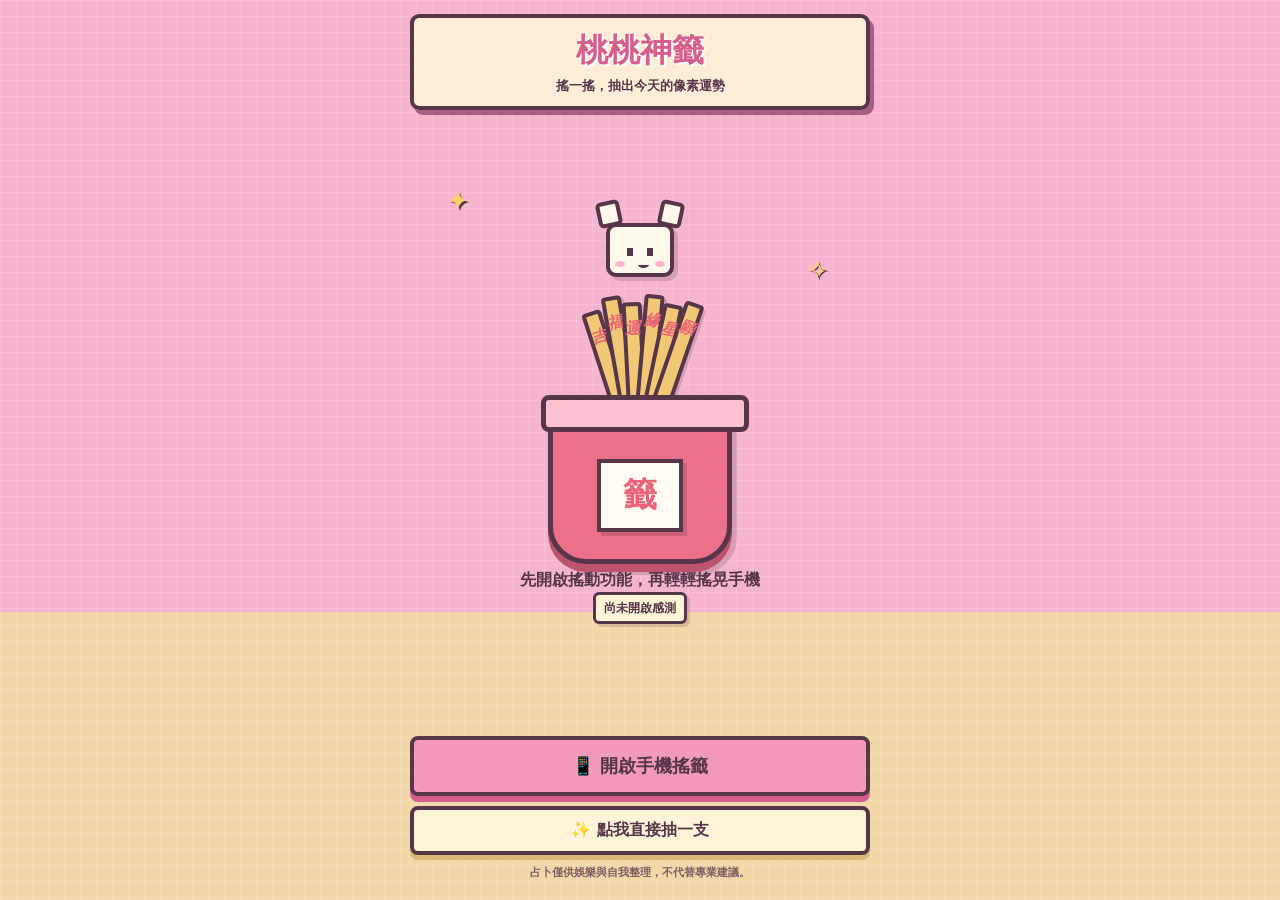
<file: fortune/index.html>
<!doctype html>
<html lang="zh-Hant">
<head>
<meta charset="utf-8">
<meta name="viewport" content="width=device-width,initial-scale=1,viewport-fit=cover">
<meta name="theme-color" content="#f6a9c8">
<title>桃桃神籤｜像素占卜</title>
<style>
:root{--ink:#57364a;--pink:#f39abc;--deep:#d65d8c;--cream:#fff4d8;--paper:#fffdf3;--gold:#ffd166;--red:#ec6378}
*{box-sizing:border-box;-webkit-tap-highlight-color:transparent}html,body{margin:0;min-height:100%;font-family:"PingFang TC","Noto Sans TC",system-ui,sans-serif;color:var(--ink)}
body{min-height:100dvh;padding:max(14px,env(safe-area-inset-top)) 14px max(20px,env(safe-area-inset-bottom));background:linear-gradient(90deg,#ffffff22 1px,transparent 1px),linear-gradient(#ffffff22 1px,transparent 1px),linear-gradient(#f7b4cf 0 68%,#f2d7a8 68%);background-size:16px 16px,16px 16px,auto}
.app{width:min(100%,460px);min-height:calc(100dvh - 34px);margin:auto;display:flex;flex-direction:column;align-items:center}.box{border:4px solid var(--ink);border-radius:9px;box-shadow:4px 5px 0 #a85e82}
header{width:100%;padding:11px;text-align:center;background:#fff3d9ed}h1{margin:0;color:var(--deep);font-size:clamp(24px,7vw,32px);text-shadow:2px 2px #fff}.sub{margin:4px 0 0;font-size:13px;font-weight:800}
.scene{flex:1;width:100%;min-height:470px;display:flex;flex-direction:column;justify-content:center;align-items:center;position:relative}.star{position:absolute;color:var(--gold);font-size:27px;text-shadow:2px 2px var(--ink);animation:float 2.5s ease-in-out infinite}.s1{top:12%;left:8%}.s2{top:23%;right:9%;animation-delay:-1s}@keyframes float{50%{transform:translateY(-8px) rotate(8deg)}}
.cat{width:92px;height:66px;position:relative;margin-bottom:5px}.head{position:absolute;left:12px;top:10px;width:68px;height:54px;background:#fff9eb;border:4px solid var(--ink);border-radius:10px;box-shadow:4px 4px #0002}.ear{position:absolute;top:-12px;width:24px;height:26px;background:#fff9eb;border:4px solid var(--ink);border-radius:5px;z-index:-1}.el{left:3px;transform:rotate(-12deg)}.er{right:3px;transform:rotate(12deg)}.eye{position:absolute;top:21px;width:6px;height:8px;background:var(--ink)}.eye.l{left:17px}.eye.r{right:17px}.mouth{position:absolute;left:28px;top:34px;width:11px;height:7px;border-bottom:3px solid var(--ink);border-radius:50%}.cheek{position:absolute;top:34px;width:10px;height:6px;background:#ffb6cd;border-radius:50%}.cheek.l{left:5px}.cheek.r{right:5px}
.potwrap{width:230px;height:280px;position:relative;display:grid;place-items:end center;transform-origin:50% 85%}.sticks{position:absolute;top:0;left:38px;width:154px;height:180px;transform-origin:50% 95%}.stick{position:absolute;left:67px;bottom:0;width:20px;height:170px;background:#f2c775;border:4px solid var(--ink);border-radius:4px;transform-origin:50% 100%;box-shadow:3px 3px #0002}.stick:after{content:attr(data-x);position:absolute;top:12px;left:50%;transform:translateX(-50%);color:var(--red);font-weight:900}.stick:nth-child(1){transform:rotate(-18deg) translateY(10px)}.stick:nth-child(2){transform:rotate(-10deg)}.stick:nth-child(3){transform:rotate(-3deg) translateY(8px)}.stick:nth-child(4){transform:rotate(5deg)}.stick:nth-child(5){transform:rotate(12deg) translateY(7px)}.stick:nth-child(6){transform:rotate(19deg)}
.pot{width:184px;height:157px;position:relative;background:#eb7089;border:5px solid var(--ink);border-radius:18px 18px 38px 38px;box-shadow:0 8px #bd536d,5px 11px #0002}.pot:before{content:"";position:absolute;left:-12px;top:-17px;width:198px;height:27px;background:#ffc2d0;border:5px solid var(--ink);border-radius:8px}.label{position:absolute;left:50%;top:47px;transform:translateX(-50%);width:86px;height:73px;display:grid;place-items:center;background:var(--paper);border:4px solid var(--ink);font-size:34px;font-weight:900;color:var(--red);box-shadow:4px 4px #0002}
.shake .pot,.shake .sticks{animation:shake .11s linear infinite}@keyframes shake{0%{transform:rotate(-4deg) translateX(-4px)}50%{transform:rotate(4deg) translateX(4px)}100%{transform:rotate(-4deg) translateX(-4px)}}
.tip{text-align:center;font-weight:900;line-height:1.5;margin:4px 0 10px;min-height:46px}.status{display:inline-block;padding:4px 8px;background:var(--cream);border:3px solid var(--ink);border-radius:6px;font-size:12px;box-shadow:3px 3px #0002}
.controls{width:100%;display:grid;gap:10px}button{font:inherit;color:var(--ink);font-weight:900;cursor:pointer}.main,.small,.again{border:4px solid var(--ink);border-radius:8px}.main{padding:14px;background:var(--pink);font-size:18px;box-shadow:0 6px var(--deep)}.small{padding:10px;background:var(--cream);box-shadow:0 5px #d7b979}.main:active,.small:active,.again:active{transform:translateY(4px);box-shadow:none}footer{font-size:11px;font-weight:700;text-align:center;padding:10px 0 0;opacity:.75}
.modal{position:fixed;inset:0;display:none;align-items:center;justify-content:center;padding:18px;background:#46283999;backdrop-filter:blur(3px);z-index:20}.modal.show{display:flex}.card{width:min(100%,400px);max-height:88dvh;overflow:auto;position:relative;padding:17px;background:var(--paper);animation:pop .25s ease-out}@keyframes pop{from{transform:scale(.84);opacity:0}}.close{position:absolute;right:8px;top:8px;width:35px;height:35px;border:3px solid var(--ink);border-radius:5px;background:white}.rank{text-align:center;font-size:31px;font-weight:900;color:var(--red);text-shadow:2px 2px #ffd4df}.no{text-align:center;font-weight:800;font-size:13px}.title{text-align:center;font-size:20px}.poem{padding:11px;background:var(--cream);border:3px dashed var(--deep);text-align:center;font-weight:900;line-height:1.8;white-space:pre-line}.msg{line-height:1.7}.grid{display:grid;grid-template-columns:1fr 1fr;gap:8px}.item{padding:9px;border:3px solid var(--ink);border-radius:6px;background:white;font-size:13px;line-height:1.45}.item b{display:block;color:var(--deep);margin-bottom:4px}.lucky{margin:11px 0;padding:9px;border:3px solid var(--ink);border-radius:6px;background:#e6f7ed;text-align:center;font-weight:900;line-height:1.6}.again{width:100%;padding:11px;background:var(--gold);box-shadow:0 5px #d1a43b}
.spark{position:fixed;z-index:30;pointer-events:none;font-size:22px;animation:burst .9s ease-out forwards}@keyframes burst{to{opacity:0;transform:translate(var(--x),var(--y)) rotate(180deg) scale(1.5)}}
@media(max-height:700px){.scene{min-height:410px}.potwrap{transform:scale(.82);margin:-25px 0}.cat{transform:scale(.85)}}
</style>
</head>
<body>
<main class="app">
<header class="box"><h1>桃桃神籤</h1><p class="sub">搖一搖，抽出今天的像素運勢</p></header>
<section class="scene"><span class="star s1">✦</span><span class="star s2">✧</span>
<div class="cat"><i class="ear el"></i><i class="ear er"></i><div class="head"><i class="eye l"></i><i class="eye r"></i><i class="mouth"></i><i class="cheek l"></i><i class="cheek r"></i></div></div>
<div class="potwrap" id="pot"><div class="sticks"><i class="stick" data-x="吉"></i><i class="stick" data-x="福"></i><i class="stick" data-x="運"></i><i class="stick" data-x="緣"></i><i class="stick" data-x="星"></i><i class="stick" data-x="願"></i></div><div class="pot"><div class="label">籤</div></div></div>
<div class="tip"><div id="tip">先開啟搖動功能，再輕輕搖晃手機</div><span class="status" id="status">尚未開啟感測</span></div></section>
<section class="controls"><button class="main" id="motion">📱 開啟手機搖籤</button><button class="small" id="draw">✨ 點我直接抽一支</button></section>
<footer>占卜僅供娛樂與自我整理，不代替專業建議。</footer></main>
<div class="modal" id="modal"><article class="card box"><button class="close" id="close">✕</button><div class="rank" id="rank"></div><div class="no" id="no"></div><h2 class="title" id="title"></h2><div class="poem" id="poem"></div><p class="msg" id="msg"></p><div class="grid"><div class="item"><b>💗 感情</b><span id="love"></span></div><div class="item"><b>💰 財運</b><span id="money"></span></div><div class="item"><b>📚 工作／學業</b><span id="work"></span></div><div class="item"><b>🌿 健康</b><span id="health"></span></div></div><div class="lucky" id="lucky"></div><button class="again" id="again">再抽一次</button></article></div>
<script>
const F=[
{r:"大吉",t:"星光正落在你的路上",p:"晨風輕動花先笑\n一念澄明萬事開",m:"最近的努力開始累積成看得見的成果。穩穩往前，比一次做完所有事情更容易遇見好機會。",l:"坦率表達會得到溫柔回應。",n:"正財穩定，小驚喜可期。",w:"適合提案、面試與開始新計畫。",h:"精神回升，記得補水與睡飽。",c:"蜜桃粉",d:"8",q:"東南方"},
{r:"大吉",t:"願望正在悄悄發芽",p:"春雨無聲潤小芽\n回頭已見滿庭花",m:"你以為沒有進展的事情，其實正在暗處慢慢成形。保持耐心，今天適合完成一件拖延已久的小事。",l:"持續的關心比華麗承諾更有效。",n:"適合儲蓄與長期規劃。",w:"練習與作品整理都有收穫。",h:"留意肩頸與眼睛疲勞。",c:"嫩芽綠",d:"3",q:"東方"},
{r:"中吉",t:"雲會散，路也會亮",p:"雲遮明月非無月\n潮退方知石上光",m:"眼前的卡關不是失敗，而是提醒你換一種方法。把問題拆小，局勢就會開始鬆動。",l:"少猜測，直接而溫和地表達感受。",n:"適合比價與整理支出。",w:"小延誤後仍能順利完成。",h:"散步或提早休息很有幫助。",c:"天空藍",d:"6",q:"西方"},
{r:"中吉",t:"慢一點，反而先抵達",p:"石階一步通高處\n莫把匆忙當遠行",m:"今天最重要的不是速度，而是方向。確認自己正在做正確的事，再穩定向前。",l:"穩定陪伴會增加安全感。",n:"大型消費隔一天再決定。",w:"適合校正、除錯與修改細節。",h:"避免久坐，安排短暫活動。",c:"奶油黃",d:"4",q:"北方"},
{r:"小吉",t:"一杯溫柔就能轉運",p:"微光雖小能穿夜\n一語溫柔可解愁",m:"今天的好運藏在微小互動裡。對自己與他人多一點體諒，緊繃的事情會出現新的空間。",l:"一句真心稱讚會帶來好氣氛。",n:"避免情緒購物。",w:"有人願意幫忙，別怕詢問。",h:"飲食清淡、慢慢吃。",c:"薰衣草紫",d:"2",q:"西北方"},
{r:"末吉",t:"先整理，再出發",p:"亂線耐心終可解\n空杯洗淨好盛茶",m:"事情看起來雜亂，但並沒有失控。先整理資料、帳務或心情，清晰感會帶回掌控力。",l:"重要話題留到心情平穩時談。",n:"暫緩非必要消費。",w:"先排除錯誤與遺漏。",h:"補充水分並讓眼睛休息。",c:"茶褐色",d:"1",q:"東北方"}
];
const $=x=>document.getElementById(x),pot=$("pot"),modal=$("modal");let busy=false,on=false,last=0,prev={x:0,y:0,z:0},audio;
function beep(){try{audio=audio||new(AudioContext||webkitAudioContext);[660,784,988].forEach((f,i)=>{let o=audio.createOscillator(),g=audio.createGain(),t=audio.currentTime+i*.08;o.type="square";o.frequency.value=f;g.gain.setValueAtTime(.0001,t);g.gain.exponentialRampToValueAtTime(.05,t+.01);g.gain.exponentialRampToValueAtTime(.0001,t+.15);o.connect(g).connect(audio.destination);o.start(t);o.stop(t+.16)})}catch(e){}}
function burst(){for(let i=0;i<16;i++){let s=document.createElement("i");s.className="spark";s.textContent=["✦","✧","♡","★"][Math.random()*4|0];s.style.left=48+Math.random()*8+"vw";s.style.top=45+Math.random()*8+"vh";s.style.setProperty("--x",(Math.random()-.5)*260+"px");s.style.setProperty("--y",(Math.random()-.7)*260+"px");document.body.append(s);setTimeout(()=>s.remove(),950)}}
function pick(){let x=Math.random(),r=x<.24?"大吉":x<.58?"中吉":x<.86?"小吉":"末吉",a=F.filter(f=>f.r===r);return a[Math.random()*a.length|0]||F[Math.random()*F.length|0]}
function show(f){$("rank").textContent=f.r;$("no").textContent="第 "+String(Math.random()*100+1|0).padStart(2,"0")+" 籤";$("title").textContent=f.t;$("poem").textContent=f.p;$("msg").textContent=f.m;$("love").textContent=f.l;$("money").textContent=f.n;$("work").textContent=f.w;$("health").textContent=f.h;$("lucky").innerHTML=`幸運色：${f.c}　｜　幸運數字：${f.d}<br>幸運方位：${f.q}`;modal.classList.add("show");document.body.style.overflow="hidden"}
function draw(){if(busy||modal.classList.contains("show"))return;busy=true;$("tip").textContent="籤筒搖動中……請默念你的問題";pot.classList.add("shake");navigator.vibrate?.([60,35,60,35,90]);setTimeout(()=>{pot.classList.remove("shake");show(pick());beep();burst();navigator.vibrate?.([100,60,140]);$("tip").textContent=on?"再搖一次，也可以重新抽籤":"點擊按鈕可以再抽一次";busy=false},1200)}
function close(){modal.classList.remove("show");document.body.style.overflow=""}
function move(e){let a=e.accelerationIncludingGravity||e.acceleration;if(!a||busy||modal.classList.contains("show"))return;let x=a.x||0,y=a.y||0,z=a.z||0,v=Math.hypot(x-prev.x,y-prev.y,z-prev.z);prev={x,y,z};let t=Date.now();if(v>15&&t-last>1400){last=t;draw()}}
async function enable(){try{if(typeof DeviceMotionEvent!=="undefined"&&typeof DeviceMotionEvent.requestPermission==="function"&&await DeviceMotionEvent.requestPermission()!=="granted")throw 0;if(!("DeviceMotionEvent"in window))throw 0;addEventListener("devicemotion",move,{passive:true});on=true;$("status").textContent="已開啟，請搖一搖 ✨";$("status").style.background="#e6f7ed";$("tip").textContent="握穩手機，輕輕上下搖動即可抽籤";$("motion").textContent="✅ 手機搖籤已開啟";$("motion").disabled=true;navigator.vibrate?.(50)}catch(e){$("status").textContent="無法開啟感測";$("tip").textContent="請使用 HTTPS 開啟，或改用點擊抽籤"}}
$("motion").onclick=enable;$("draw").onclick=draw;$("close").onclick=close;$("again").onclick=()=>{close();setTimeout(draw,160)};modal.onclick=e=>{if(e.target===modal)close()};addEventListener("keydown",e=>{if(e.key==="Escape")close()});
</script>
</body>
</html>
</file>
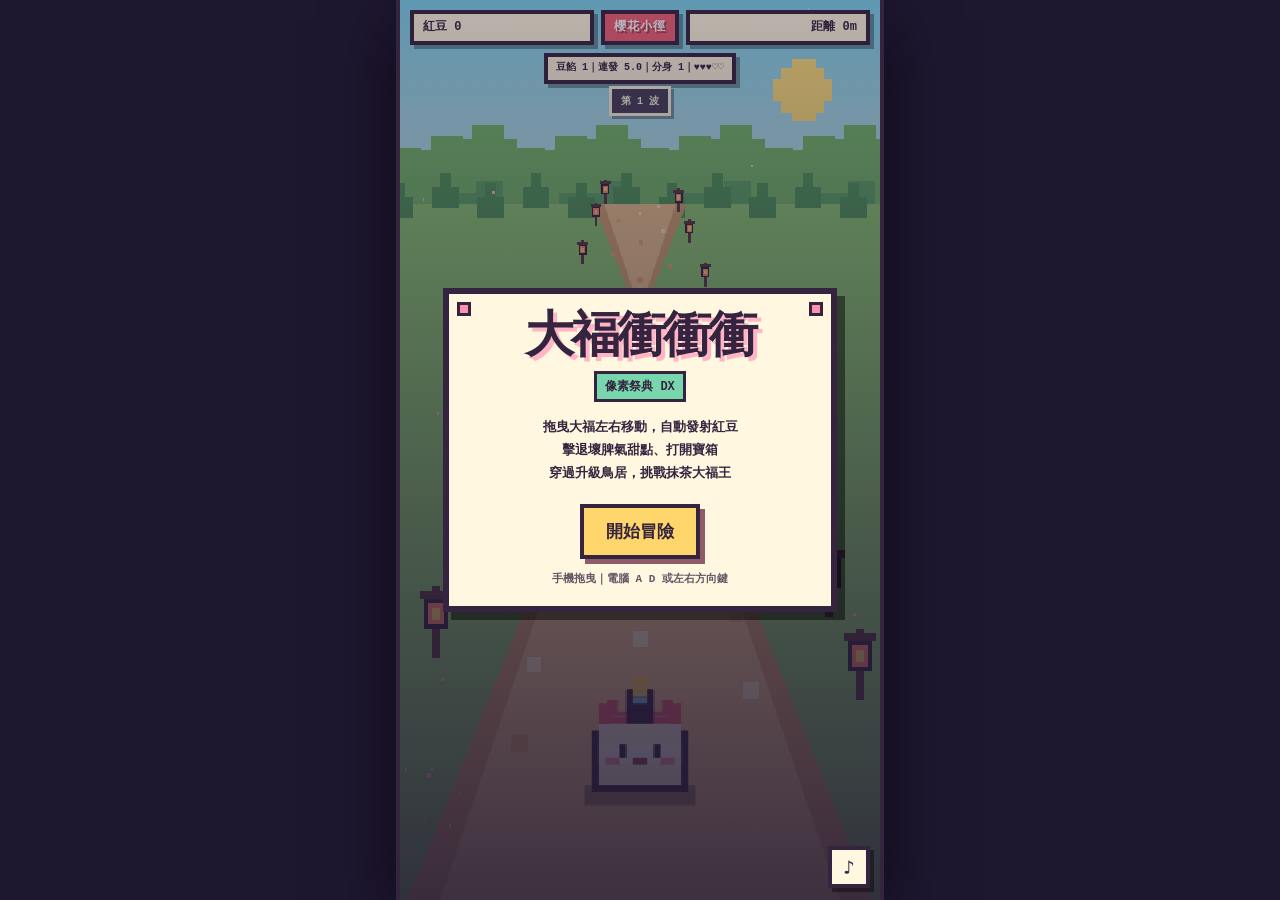
<file: runner-shooter/index.html>
<!doctype html>
<html lang="zh-Hant">
<head>
  <meta charset="utf-8">
  <meta name="viewport" content="width=device-width,initial-scale=1,maximum-scale=1,user-scalable=no,viewport-fit=cover">
  <meta name="theme-color" content="#332447">
  <title>大福衝衝衝 DX</title>
  <link rel="stylesheet" href="pixel-dx.css?v=3">
</head>
<body>
<main class="shell">
  <canvas id="game" width="360" height="640" aria-label="大福像素跑酷射擊遊戲"></canvas>

  <div class="top-hud">
    <div class="pixel-box">紅豆 <span id="coins">0</span></div>
    <div class="pixel-box stage-chip" id="stage">櫻花小徑</div>
    <div class="pixel-box right">距離 <span id="distance">0</span>m</div>
  </div>

  <div class="status-row">
    <div class="pixel-box stats" id="stats">豆餡 1｜連發 5.0｜分身 1｜♥♥♥♡♡</div>
  </div>
  <div class="wave" id="wave">第 1 波</div>
  <button class="mute" id="muteBtn" aria-label="切換音效">♪</button>

  <section class="overlay" id="startScreen">
    <div class="panel">
      <i class="corner c1"></i><i class="corner c2"></i>
      <h1 class="logo">大福衝衝衝</h1>
      <div class="edition">像素祭典 DX</div>
      <p class="subtitle">
        拖曳大福左右移動，自動發射紅豆<br>
        擊退壞脾氣甜點、打開寶箱<br>
        穿過升級鳥居，挑戰抹茶大福王
      </p>
      <button class="pixel-btn" id="startBtn">開始冒險</button>
      <div class="tiny">手機拖曳｜電腦 A D 或左右方向鍵</div>
    </div>
  </section>

  <section class="overlay hide" id="gameOverScreen">
    <div class="panel">
      <i class="corner c1"></i><i class="corner c2"></i>
      <h2 class="logo small" id="resultTitle">大福扁掉了</h2>
      <div class="score-grid">
        <div class="score-card">距離<b id="finalDistance">0</b></div>
        <div class="score-card">紅豆<b id="finalCoins">0</b></div>
        <div class="score-card wide">最高連擊<b id="finalCombo">0</b></div>
      </div>
      <button class="pixel-btn" id="restartBtn">再蒸一顆</button>
    </div>
  </section>
</main>
<script src="pixel-dx.js?v=3"></script>
</body>
</html>
</file>
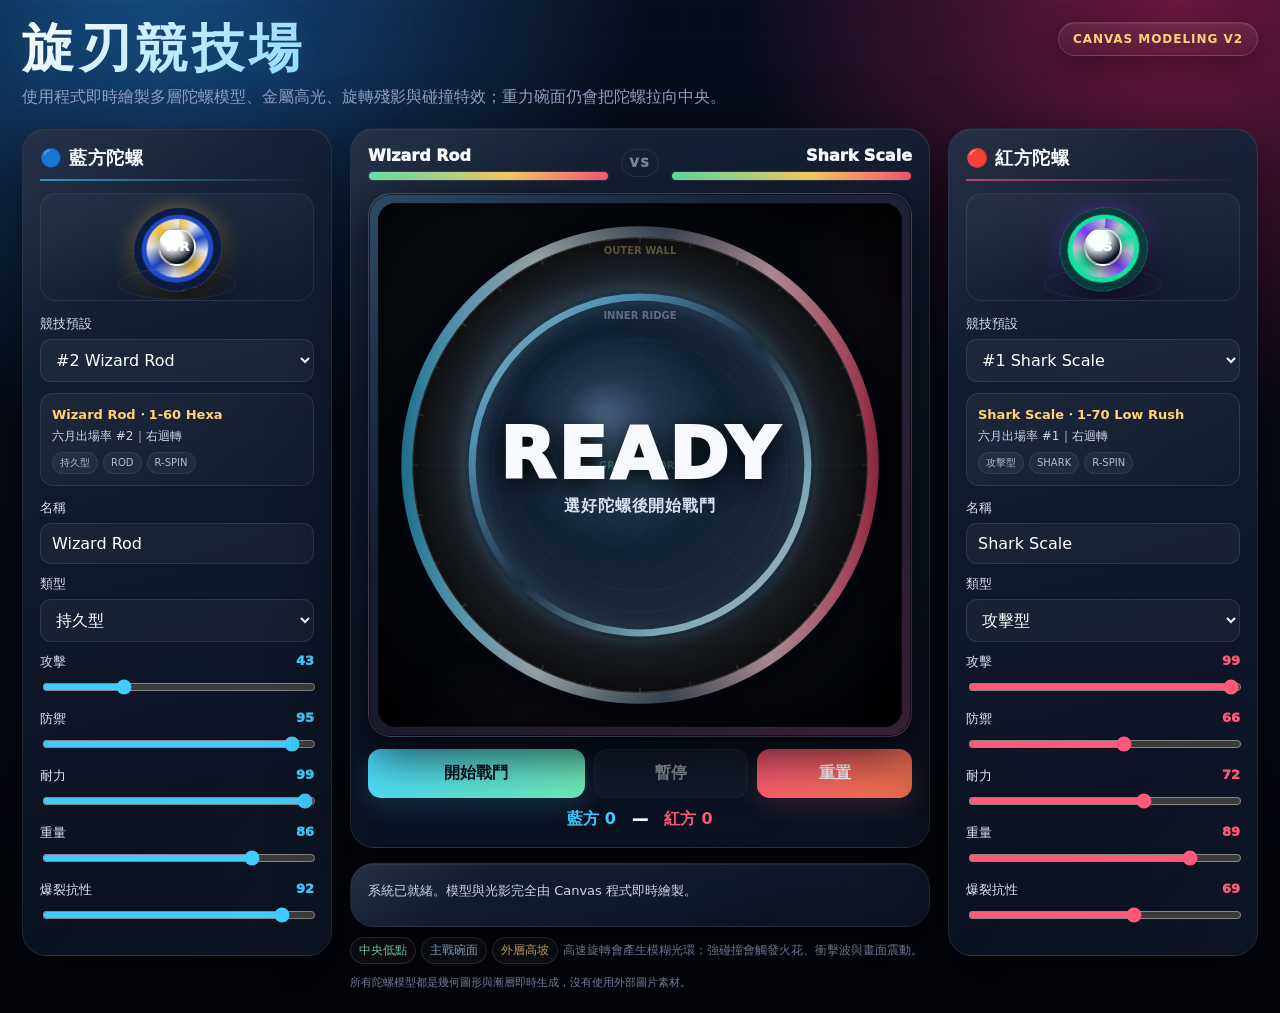
<file: battle-top-simulator/snapshot-index.html>
﻿<!doctype html>
<html lang="zh-Hant">
<head>
<meta charset="utf-8">
<meta name="viewport" content="width=device-width,initial-scale=1,viewport-fit=cover">
<title>旋刃競技場｜Beyblade X 對戰模擬器</title>
<meta name="description" content="選擇陀螺、調整發射策略，在高擬真的重力碗面中展開即時旋刃對決。">
<meta name="theme-color" content="#050711">
<meta property="og:type" content="website">
<meta property="og:title" content="旋刃競技場｜Beyblade X 對戰模擬器">
<meta property="og:description" content="多層陀螺模型、即時碰撞與華麗旋轉特效，一鍵發射你的戰鬥陀螺。">
<meta property="og:image" content="https://xieyaozhong.github.io/LITTLE-GAME_spinwheel/battle-top-simulator/og-dual-v5.png">
<meta name="twitter:card" content="summary_large_image">
<meta name="twitter:title" content="旋刃競技場｜Beyblade X 對戰模擬器">
<meta name="twitter:description" content="選擇陀螺，發射，決勝。">
<meta name="twitter:image" content="https://xieyaozhong.github.io/LITTLE-GAME_spinwheel/battle-top-simulator/og-dual-v5.png">
<style>
:root{--bg:#040711;--panel:#0d1527;--line:#2b3958;--text:#f7f9ff;--muted:#94a3c4;--blue:#41ccff;--red:#ff5879;--green:#79f0bd;--gold:#ffd277}*{box-sizing:border-box}body{margin:0;min-height:100vh;color:var(--text);font-family:Inter,ui-sans-serif,system-ui,-apple-system,"Noto Sans TC",sans-serif;background:radial-gradient(circle at 12% -5%,#164d85 0,transparent 32%),radial-gradient(circle at 92% 0,#6c173e 0,transparent 28%),linear-gradient(180deg,#080d1c 0,#03050b 100%);overflow-x:hidden}body:before{content:"";position:fixed;inset:0;pointer-events:none;background-image:linear-gradient(#ffffff05 1px,transparent 1px),linear-gradient(90deg,#ffffff05 1px,transparent 1px);background-size:34px 34px;mask-image:linear-gradient(to bottom,#0008,transparent 75%)}button,input,select{font:inherit}.app{position:relative;max-width:1420px;margin:auto;padding:22px}header{display:flex;justify-content:space-between;align-items:flex-start;gap:18px;margin-bottom:18px}h1{margin:0;font-size:clamp(30px,5vw,52px);letter-spacing:.09em;line-height:1;background:linear-gradient(120deg,#fff,#8fdcff 45%,#ffd4df);-webkit-background-clip:text;color:transparent;text-shadow:0 12px 45px #48bfff20}.sub{color:var(--muted);margin:10px 0 0;line-height:1.6;max-width:780px}.meta-badge{flex:0 0 auto;border:1px solid #ffffff22;border-radius:999px;padding:9px 14px;color:var(--gold);background:linear-gradient(180deg,#ffffff12,#ffffff05);box-shadow:inset 0 1px #ffffff18,0 8px 28px #0005;font-size:12px;font-weight:900;letter-spacing:.08em}.grid{display:grid;grid-template-columns:310px minmax(430px,1fr) 310px;gap:18px;align-items:start}.card{position:relative;background:linear-gradient(165deg,#18243beF,#09101fee);border:1px solid #ffffff16;border-radius:24px;box-shadow:0 24px 70px #0009,inset 0 1px #ffffff10;padding:17px;overflow:hidden}.card:before{content:"";position:absolute;inset:0;pointer-events:none;border-radius:inherit;background:linear-gradient(135deg,#ffffff10,transparent 22%,transparent 72%,#ffffff05)}.side{position:sticky;top:14px}.side h2{position:relative;margin:0 0 12px;font-size:18px;letter-spacing:.03em}.side h2:after{content:"";display:block;height:2px;margin-top:9px;background:linear-gradient(90deg,var(--accent),transparent);opacity:.65}.model-preview{position:relative;height:108px;margin:8px 0 14px;border:1px solid #ffffff14;border-radius:16px;background:radial-gradient(circle at 50% 54%,#ffffff08,transparent 52%),linear-gradient(180deg,#ffffff08,#0000);display:grid;place-items:center;overflow:hidden}.model-preview:before{content:"";position:absolute;width:88px;height:88px;border-radius:50%;background:conic-gradient(from 20deg,var(--p1),var(--metal) 9%,var(--p2) 18%,var(--metal) 27%,var(--p1) 38%,var(--metal) 50%,var(--p2) 62%,var(--metal) 74%,var(--p1) 86%,var(--metal));box-shadow:0 15px 25px #000a,0 0 25px color-mix(in srgb,var(--p1),transparent 55%),inset 0 0 0 8px #07101fcc,inset 0 0 0 13px var(--p2);transform:rotate(-16deg) perspective(250px) rotateX(20deg)}.model-preview:after{content:attr(data-mark);position:relative;z-index:2;width:34px;height:34px;border-radius:50%;display:grid;place-items:center;background:radial-gradient(circle at 35% 25%,#fff,var(--accent) 30%,#0a1020 72%);border:2px solid #ffffffaa;color:#fff;font-weight:1000;font-size:13px;box-shadow:0 4px 12px #0008}.preview-orbit{position:absolute;width:118px;height:32px;border:1px solid #ffffff12;border-radius:50%;transform:translateY(37px)}.row{position:relative;margin:11px 0}.row label{display:flex;justify-content:space-between;gap:10px;font-size:13px;color:#dce3f2;margin-bottom:6px}.row input[type=text],select{width:100%;padding:10px 11px;border-radius:11px;border:1px solid #ffffff18;background:#ffffff0b;color:white;outline:none;transition:.2s}.row input[type=text]:focus,select:focus{border-color:color-mix(in srgb,var(--accent),white 15%);box-shadow:0 0 0 3px color-mix(in srgb,var(--accent),transparent 82%)}.row option{background:#111a2c}.row input[type=range]{width:100%;accent-color:var(--accent)}.v{color:var(--accent);font-weight:1000}.combo-box{border:1px solid #ffffff18;border-radius:13px;padding:11px;margin:9px 0 13px;background:linear-gradient(135deg,#ffffff0d,#ffffff05);color:#cdd7ec;font-size:12px;line-height:1.55}.combo-box strong{display:block;color:var(--gold);font-size:13px;margin-bottom:2px}.combo-tags{display:flex;gap:5px;flex-wrap:wrap;margin-top:7px}.combo-tags span{padding:2px 7px;border-radius:999px;background:#ffffff0b;border:1px solid #ffffff12;color:#aebbd4;font-size:10px}.hud{display:grid;grid-template-columns:1fr auto 1fr;align-items:center;gap:12px;margin-bottom:12px;font-weight:1000}.hud>div:last-child{text-align:right}.versus{font-size:12px;letter-spacing:.12em;color:#ffffff77;border:1px solid #ffffff18;padding:6px 8px;border-radius:999px}.bar{height:10px;background:#ffffff0d;border-radius:99px;overflow:hidden;margin-top:6px;border:1px solid #ffffff0e}.fill{height:100%;width:100%;background:linear-gradient(90deg,#5ce3a6,#ffd166 58%,#ff5b74);box-shadow:0 0 15px #5ce3a655;transition:width .18s linear}.arena-shell{position:relative;padding:9px;border-radius:23px;background:linear-gradient(135deg,#66d8ff30,#ffffff06 35%,#ff5c8730);border:1px solid #ffffff1a;box-shadow:inset 0 0 0 1px #0008,0 18px 50px #000b}.arena{position:relative;aspect-ratio:1;border-radius:18px;overflow:hidden;background:#04070d}.arena canvas{display:block;width:100%;height:100%}.arena:after{content:"";position:absolute;inset:0;pointer-events:none;border-radius:18px;box-shadow:inset 0 0 70px #000b,inset 0 0 0 1px #ffffff0c}.over{position:absolute;inset:0;display:grid;place-items:center;text-align:center;pointer-events:none;background:radial-gradient(circle,#0002,#0007)}.over.hide{display:none}.big{font-size:clamp(34px,7vw,72px);font-weight:1000;letter-spacing:.04em;text-shadow:0 5px 25px #000}.small{color:#d9e1f0;font-weight:800;letter-spacing:.05em}.btns{display:grid;grid-template-columns:1.4fr 1fr 1fr;gap:9px;margin-top:12px}button{border:0;border-radius:13px;padding:13px;font-weight:1000;cursor:pointer;transition:transform .15s,filter .15s,box-shadow .15s}button:hover:not(:disabled){transform:translateY(-1px);filter:brightness(1.08)}button:active:not(:disabled){transform:translateY(1px)}.start{background:linear-gradient(135deg,#48d7ff,#70efb6);color:#061019;box-shadow:0 10px 25px #48d7ff25}.pause{background:#ffffff10;color:white;border:1px solid #ffffff12}.reset{background:linear-gradient(135deg,#ff5879,#ef7147);color:white;box-shadow:0 10px 25px #ff587922}button:disabled{opacity:.42;cursor:not-allowed}.score{text-align:center;margin-top:11px;font-weight:1000}.score b:first-child{color:var(--blue)}.score b:last-child{color:var(--red)}.log{margin-top:15px;min-height:64px;color:#cbd4e8;font-size:13px;line-height:1.55}.legend{margin-top:10px;color:var(--muted);font-size:12px;line-height:1.65}.chip{display:inline-block;padding:3px 8px;margin:0 5px 3px 0;border-radius:999px;border:1px solid #ffffff24;background:#ffffff0c}.gravity{color:#8fffc6}.inner{color:#a9d8ff}.outer{color:#ffd28b}.note{color:#7f8ba8;font-size:11px;margin-top:8px;line-height:1.45}@media(max-width:1020px){.grid{grid-template-columns:1fr 1fr}.center{grid-column:1/-1;grid-row:1}.side{position:static}}@media(max-width:660px){.app{padding:10px}header{display:block}.meta-badge{display:inline-block;margin-top:11px}.grid{grid-template-columns:1fr}.center{grid-column:auto}.btns{grid-template-columns:1fr 1fr}.start{grid-column:1/-1}.model-preview{height:92px}}
</style>
</head>
<body>
<main class="app">
<header><div><h1>旋刃競技場</h1><p class="sub">使用程式即時繪製多層陀螺模型、金屬高光、旋轉殘影與碰撞特效；重力碗面仍會把陀螺拉向中央。</p></div><div class="meta-badge">CANVAS MODELING V2</div></header>
<section class="grid">
<aside class="card side" style="--accent:var(--blue)"><h2>🔵 藍方陀螺</h2><div id="p1"></div></aside>
<section class="center"><div class="card"><div class="hud"><div><span id="n1">Wizard Rod</span><div class="bar"><div id="e1" class="fill"></div></div></div><span class="versus">VS</span><div><span id="n2">Shark Scale</span><div class="bar"><div id="e2" class="fill"></div></div></div></div><div class="arena-shell"><div class="arena"><canvas id="cv"></canvas><div id="over" class="over"><div><div class="big">READY</div><div class="small">選好陀螺後開始戰鬥</div></div></div></div></div><div class="btns"><button id="start" class="start">開始戰鬥</button><button id="pause" class="pause" disabled>暫停</button><button id="reset" class="reset">重置</button></div><div class="score"><b>藍方 <span id="s1">0</span></b>　—　<b>紅方 <span id="s2">0</span></b></div></div><div id="log" class="card log">系統已就緒。模型與光影完全由 Canvas 程式即時繪製。</div><div class="legend"><span class="chip gravity">中央低點</span><span class="chip inner">主戰碗面</span><span class="chip outer">外層高坡</span>高速旋轉會產生模糊光環；強碰撞會觸發火花、衝擊波與畫面震動。</div><div class="note">所有陀螺模型都是幾何圖形與漸層即時生成，沒有使用外部圖片素材。</div></section>
<aside class="card side" style="--accent:var(--red)"><h2>🔴 紅方陀螺</h2><div id="p2"></div></aside>
</section>
</main>
<script>
const $=s=>document.querySelector(s),cv=$('#cv'),ctx=cv.getContext('2d'),over=$('#over'),log=$('#log');let W=700,H=700,outerR=290,innerR=215,dpr=1,running=false,paused=false,last=0,time=0,tops=[],particles=[],waves=[],score=[0,0],lastZoneLog=0,shake=0,flash=0;
const metaPresets={custom:{label:'自訂陀螺',name:'自訂陀螺',combo:'自由調整能力',rank:'—',type:'balance',a:70,d:68,s:72,w:68,b:66,spin:'R',shape:'balanced',primary:'#36c9ff',secondary:'#143f8f',accent:'#f3fbff',metal:'#d6e6f5'},shark:{label:'#1 Shark Scale',name:'Shark Scale',combo:'1-70 Low Rush',rank:'六月出場率 #1',type:'attack',a:99,d:66,s:72,w:89,b:69,spin:'R',shape:'shark',primary:'#7d3cff',secondary:'#16e2a1',accent:'#f2fffb',metal:'#b9c4cf'},wizard:{label:'#2 Wizard Rod',name:'Wizard Rod',combo:'1-60 Hexa',rank:'六月出場率 #2',type:'stamina',a:43,d:95,s:99,w:86,b:92,spin:'R',shape:'rod',primary:'#f6c33d',secondary:'#214bc6',accent:'#ffffff',metal:'#e6edf3'},aero:{label:'#3 Aero Pegasus',name:'Aero Pegasus',combo:'1-50 Rush',rank:'六月出場率 #3',type:'attack',a:97,d:72,s:76,w:91,b:73,spin:'R',shape:'pegasus',primary:'#e93751',secondary:'#f4c84e',accent:'#fff4d2',metal:'#d9e2ea'},dran:{label:'#4 Dran Strike',name:'Dran Strike',combo:'9-60 Kick',rank:'六月出場率 #4',type:'attack',a:96,d:70,s:68,w:89,b:72,spin:'R',shape:'dran',primary:'#2789ff',secondary:'#dc304b',accent:'#eaf6ff',metal:'#d8e1eb'},cobalt:{label:'#5 Cobalt Dragoon',name:'Cobalt Dragoon',combo:'9-60 Elevate',rank:'近期賽事快速上升',type:'balance',a:82,d:90,s:93,w:92,b:85,spin:'L',shape:'dragoon',primary:'#1254d8',secondary:'#7f41ff',accent:'#dce9ff',metal:'#c8d4e3'},silver:{label:'#6 Silver Wolf',name:'Silver Wolf',combo:'9-60 Free Ball',rank:'六月出場率 #6',type:'defense',a:55,d:96,s:96,w:92,b:91,spin:'R',shape:'wolf',primary:'#bfc8d2',secondary:'#47c6d8',accent:'#ffffff',metal:'#f1f5f8'},meteor:{label:'Meteor Dragoon',name:'Meteor Dragoon',combo:'7-60 Level',rank:'近期週榜前五',type:'balance',a:79,d:91,s:94,w:93,b:86,spin:'L',shape:'meteor',primary:'#1a43a3',secondary:'#d03cff',accent:'#f3dcff',metal:'#cbd5e1'}};
const cfg={p1:{...metaPresets.wizard,preset:'wizard'},p2:{...metaPresets.shark,preset:'shark'}},typeName={attack:'攻擊型',defense:'防禦型',stamina:'持久型',balance:'平衡型'},keys=[['a','攻擊'],['d','防禦'],['s','耐力'],['w','重量'],['b','爆裂抗性']];
function initials(name){return name.split(/\s+/).map(s=>s[0]).join('').slice(0,2).toUpperCase()||'X'}
function renderPanel(id){const c=cfg[id],el=$('#'+id);el.innerHTML=`<div class="model-preview" data-mark="${initials(c.name)}" style="--p1:${c.primary};--p2:${c.secondary};--metal:${c.metal};--accent:${c.accent}"><span class="preview-orbit"></span></div><div class="row"><label>競技預設</label><select data-k="preset">${Object.entries(metaPresets).map(([key,p])=>`<option value="${key}" ${key===c.preset?'selected':''}>${p.label}</option>`).join('')}</select></div><div class="combo-box"><strong>${c.name}・${c.combo}</strong>${c.rank}｜${c.spin==='L'?'左迴轉':'右迴轉'}<div class="combo-tags"><span>${typeName[c.type]}</span><span>${c.shape.toUpperCase()}</span><span>${c.spin}-SPIN</span></div></div><div class="row"><label>名稱</label><input data-k="name" type="text" maxlength="20" value="${c.name}"></div><div class="row"><label>類型</label><select data-k="type">${Object.entries(typeName).map(([v,n])=>`<option value="${v}" ${v===c.type?'selected':''}>${n}</option>`).join('')}</select></div>${keys.map(([k,n])=>`<div class="row"><label>${n}<span class="v" id="${id}${k}">${c[k]}</span></label><input data-k="${k}" type="range" min="${k==='w'?35:20}" max="100" value="${c[k]}"></div>`).join('')}`;el.oninput=e=>{const k=e.target.dataset.k;if(!k||k==='preset')return;c[k]=(k==='name'||k==='type')?e.target.value:+e.target.value;if(k!=='name'&&k!=='type')$('#'+id+k).textContent=c[k];$('#n'+(id==='p1'?1:2)).textContent=c.name||id;if(k!=='name'){c.preset='custom';c.combo='自由調整能力';c.rank='自訂數值'}};el.onchange=e=>{if(e.target.dataset.k==='preset'){const selected=metaPresets[e.target.value];cfg[id]={...selected,preset:e.target.value};renderPanel(id);$('#n'+(id==='p1'?1:2)).textContent=cfg[id].name}}}
renderPanel('p1');renderPanel('p2');
function resize(){const q=cv.getBoundingClientRect();W=q.width;H=q.height;dpr=Math.min(devicePixelRatio||1,2);cv.width=Math.round(W*dpr);cv.height=Math.round(H*dpr);ctx.setTransform(dpr,0,0,dpr,0,0);outerR=Math.min(W,H)*.445;innerR=outerR*.72}addEventListener('resize',resize);resize();
const clamp=(v,a,b)=>Math.max(a,Math.min(b,v)),rnd=(a,b)=>Math.random()*(b-a)+a,mag=(a,b)=>Math.hypot(a,b);
function alpha(hex,a){const h=hex.replace('#',''),n=parseInt(h.length===3?h.split('').map(c=>c+c).join(''):h,16);return`rgba(${n>>16&255},${n>>8&255},${n&255},${a})`}
function lighten(hex,amount=.25){const h=hex.replace('#',''),n=parseInt(h,16),r=n>>16&255,g=n>>8&255,b=n&255;return`rgb(${Math.round(r+(255-r)*amount)},${Math.round(g+(255-g)*amount)},${Math.round(b+(255-b)*amount)})`}
function emit(px,py,color,count=18,power=1,kind='spark'){for(let i=0;i<count;i++){const a=rnd(0,Math.PI*2),s=rnd(35,190)*power;particles.push({x:px,y:py,vx:Math.cos(a)*s,vy:Math.sin(a)*s,l:rnd(.25,.75),color,r:rnd(.7,3.1),kind,rot:rnd(0,6.28)})}}
function wave(px,py,color,max=42){waves.push({x:px,y:py,color,r:3,max,l:1})}function addLog(text){log.textContent=text}
function conic(cx,cy,start,stops){if(ctx.createConicGradient){const g=ctx.createConicGradient(start,cx,cy);stops.forEach(([p,c])=>g.addColorStop(p,c));return g}const g=ctx.createRadialGradient(cx-5,cy-5,1,cx,cy,40);stops.forEach(([p,c])=>g.addColorStop(p,c));return g}
class Top{constructor(index,data){this.index=index;this.c={...data};this.team=index?'#ff5879':'#41ccff';this.r=10+data.w*.062;this.x=W/2+(index?1:-1)*innerR*.44;this.y=H/2+rnd(-innerR*.06,innerR*.06);this.phase=rnd(0,Math.PI*2);this.orbitDir=data.spin==='L'?-1:1;this.zone='inner';this.rimCooldown=0;this.trail=[];this.out=false;this.burst=false;this.energy=100;this.burstMeter=0;this.angle=rnd(0,Math.PI*2);this.spin=(data.spin==='L'?-1:1)*(20+data.s*.12);this.impactBoost=0;const launch=index?Math.PI+rnd(-.28,.28):rnd(-.28,.28),speed=104+data.a*.92;this.vx=Math.cos(launch)*speed;this.vy=Math.sin(launch)*speed}applyBowlGravity(dt){const cx=W/2,cy=H/2,dx=this.x-cx,dy=this.y-cy,dist=mag(dx,dy)||1,nx=dx/dist,ny=dy/dist;let inward;if(dist<=innerR){const q=clamp(dist/innerR,0,1);inward=12+88*Math.pow(q,2.15)}else{const q=clamp((dist-innerR)/(outerR-innerR),0,1);inward=118+250*Math.pow(q,1.65)}const massFactor=.92+this.c.w/500;this.vx-=nx*inward*massFactor*dt;this.vy-=ny*inward*massFactor*dt}applyTipBehavior(dt,opponent){const cx=W/2,cy=H/2,dx=this.x-cx,dy=this.y-cy,dist=mag(dx,dy)||1,nx=dx/dist,ny=dy/dist,tx=-ny*this.orbitDir,ty=nx*this.orbitDir;this.phase+=dt*(1+this.c.a/185);let tangent=0,radialBias=0;if(this.c.type==='attack'){tangent=34+this.c.a*.20;radialBias=Math.sin(this.phase*2.7)*23;if(opponent&&!opponent.out&&!opponent.burst){const ox=opponent.x-this.x,oy=opponent.y-this.y,od=mag(ox,oy)||1,pulse=Math.pow(Math.max(0,Math.sin(this.phase*2.05)),5)*(26+this.c.a*.58);this.vx+=ox/od*pulse*dt;this.vy+=oy/od*pulse*dt}}else if(this.c.type==='defense'){tangent=20+this.c.d*.08;radialBias=-18}else if(this.c.type==='stamina'){tangent=29+this.c.s*.13;radialBias=5}else{tangent=29+this.c.a*.10+Math.sin(this.phase*1.8)*9;radialBias=Math.sin(this.phase*1.25)*12}if(this.c.shape==='shark')radialBias+=Math.sin(this.phase*4.2)*11;if(this.c.shape==='rod')radialBias-=8;if(this.c.shape==='pegasus')tangent+=8;if(this.c.shape==='dran')radialBias+=Math.max(0,Math.sin(this.phase*3.3))*12;if(this.c.shape==='wolf')radialBias-=10;if(this.c.shape==='dragoon'||this.c.shape==='meteor')tangent+=4;this.vx+=(tx*tangent+nx*radialBias)*dt;this.vy+=(ty*tangent+ny*radialBias)*dt}update(dt,opponent){if(this.out||this.burst)return;this.rimCooldown=Math.max(0,this.rimCooldown-dt);this.impactBoost=Math.max(0,this.impactBoost-dt*80);this.applyBowlGravity(dt);this.applyTipBehavior(dt,opponent);let speed=mag(this.vx,this.vy);const zoneDrag=this.zone==='outer'?.22:.068,staminaDrag=(100-this.c.s)*.00072,drag=Math.max(.94,1-dt*(zoneDrag+staminaDrag));this.vx*=drag;this.vy*=drag;speed=mag(this.vx,this.vy);const maxSpeed=205+this.c.a*1.85+this.impactBoost;if(speed>maxSpeed){this.vx=this.vx/speed*maxSpeed;this.vy=this.vy/speed*maxSpeed;speed=maxSpeed}this.x+=this.vx*dt;this.y+=this.vy*dt;const drain=(.62+speed*.00125)*(116-this.c.s)/58*(this.zone==='outer'?1.42:1);this.energy-=drain*dt*2.05;this.spin+=(this.spin>0?-1:1)*drain*dt*.13;if(Math.abs(this.spin)<.2)this.spin=0;this.angle+=this.spin*dt;this.trail.push({x:this.x,y:this.y,l:1});if(this.trail.length>(this.c.type==='attack'?30:24))this.trail.shift();this.trail.forEach(p=>p.l-=dt*(this.c.type==='stamina'?1.5:2.2));this.trail=this.trail.filter(p=>p.l>0);this.handleRims();if(this.energy<0)this.energy=0}handleRims(){const cx=W/2,cy=H/2,dx=this.x-cx,dy=this.y-cy,dist=mag(dx,dy)||1,nx=dx/dist,ny=dy/dist,radial=this.vx*nx+this.vy*ny;if(this.zone==='inner'&&dist>innerR-this.r*.45&&this.rimCooldown<=0){const carry=radial+this.impactBoost*.30,climbThreshold=174+this.c.w*.38+this.c.d*.26;if(carry>climbThreshold){this.zone='outer';this.rimCooldown=.28;this.energy-=3;this.x=cx+nx*(innerR+this.r*.15);this.y=cy+ny*(innerR+this.r*.15);wave(this.x,this.y,'#ffd166',36);emit(this.x,this.y,'#ffd166',15,.7);if(performance.now()-lastZoneLog>700){addLog(`${this.c.name} 受到巨大衝擊，翻上外層高坡！`);lastZoneLog=performance.now()}}else{this.x=cx+nx*(innerR-this.r*.72);this.y=cy+ny*(innerR-this.r*.72);const restitution=.86+this.c.d*.0008,reflected=Math.max(48,Math.abs(radial)*restitution);this.vx-=nx*(radial+reflected);this.vy-=ny*(radial+reflected);const tangentKick=10+this.c.s*.04;this.vx+=-ny*this.orbitDir*tangentKick;this.vy+=nx*this.orbitDir*tangentKick;this.energy-=Math.max(0,radial)*.009;this.rimCooldown=.11;wave(this.x,this.y,'#8fd8ff',30)}}if(this.zone==='outer'){if(dist<innerR-this.r*.4&&radial<0){this.zone='inner';this.rimCooldown=.2;wave(this.x,this.y,'#8fffc6',28)}if(dist>outerR-this.r*.35&&this.rimCooldown<=0){const escapeEnergy=radial+this.impactBoost*.42,escapeThreshold=278+this.c.w*.46+this.c.d*.34;if(escapeEnergy>escapeThreshold){this.out=true;emit(this.x,this.y,this.c.primary,72,1.5);wave(this.x,this.y,this.c.primary,68);shake=Math.max(shake,15);flash=.8;addLog(`${this.c.name} 以極大速度翻出外層，正式出局！`)}else{this.x=cx+nx*(outerR-this.r*.75);this.y=cy+ny*(outerR-this.r*.75);const restitution=.91+this.c.d*.00045,reflected=Math.max(70,Math.abs(radial)*restitution);this.vx-=nx*(radial+reflected);this.vy-=ny*(radial+reflected);this.energy-=Math.max(0,radial)*.014;this.rimCooldown=.14;wave(this.x,this.y,'#ffd38b',36);emit(this.x,this.y,'#ffd38b',12,.55);if(performance.now()-lastZoneLog>700){addLog(`${this.c.name} 撞上外層高牆後彈回！`);lastZoneLog=performance.now()}}}}}bladeCount(){return this.c.shape==='shark'?5:this.c.shape==='wolf'?7:this.c.shape==='rod'?6:this.c.shape==='pegasus'?4:this.c.shape==='dran'?3:this.c.shape==='dragoon'||this.c.shape==='meteor'?4:6}bladeRadius(i){let mul=1;if(this.c.shape==='shark')mul=i%2?1.02:.84;if(this.c.shape==='rod')mul=.94+.06*Math.sin(i*2.2);if(this.c.shape==='pegasus')mul=i%2?1.08:.88;if(this.c.shape==='dran')mul=i%2?1.12:.78;if(this.c.shape==='wolf')mul=.94+.05*Math.cos(i*3);if(this.c.shape==='dragoon'||this.c.shape==='meteor')mul=i%2?1.10:.86;return this.r*mul}drawTrail(speed){if(this.trail.length<2)return;ctx.save();ctx.lineCap='round';for(let j=0;j<2;j++){ctx.beginPath();this.trail.forEach((p,i)=>{const ox=j?Math.sin(i*.45)*1.3:0,oy=j?Math.cos(i*.45)*1.3:0;i?ctx.lineTo(p.x+ox,p.y+oy):ctx.moveTo(p.x+ox,p.y+oy)});ctx.strokeStyle=alpha(j?this.c.secondary:this.c.primary,.10+j*.07);ctx.lineWidth=(j?2.5:5.5)*(speed/260+.45);ctx.stroke()}ctx.restore()}drawModel(speed){const r=this.r,spinPower=clamp(Math.abs(this.spin)/30,0,1);ctx.save();const wob=clamp((30-this.energy)/30,0,1)*3.2;ctx.translate(this.x+Math.sin(this.angle*.42)*wob,this.y+Math.cos(this.angle*.37)*wob);ctx.save();ctx.translate(3.5,5.5);ctx.scale(1,0.48);const sh=ctx.createRadialGradient(0,0,1,0,0,r*1.35);sh.addColorStop(0,'#000c');sh.addColorStop(1,'#0000');ctx.fillStyle=sh;ctx.beginPath();ctx.arc(0,0,r*1.45,0,Math.PI*2);ctx.fill();ctx.restore();if(spinPower>.35){ctx.save();ctx.globalCompositeOperation='screen';ctx.strokeStyle=alpha(this.c.primary,.08+.12*spinPower);ctx.lineWidth=2+spinPower*3;for(let k=0;k<3;k++){ctx.beginPath();ctx.arc(0,0,r*(1.05+k*.12),this.angle+k*.7,this.angle+Math.PI*(.7+spinPower*.9)+k*.7);ctx.stroke()}ctx.restore()}ctx.rotate(this.angle);ctx.save();ctx.translate(0,2.8);ctx.fillStyle='#02050c';ctx.beginPath();ctx.arc(0,0,r*.98,0,Math.PI*2);ctx.fill();ctx.restore();const count=this.bladeCount(),dir=this.c.spin==='L'?-1:1;ctx.save();ctx.shadowBlur=16;ctx.shadowColor=alpha(this.c.primary,.75);ctx.beginPath();for(let i=0;i<count*4;i++){const a=i*Math.PI*2/(count*4),group=i%4,base=this.bladeRadius(i),rr=group===0?base:group===1?base*.78:group===2?base*.66:base*.84,skew=group===0?.14*dir:0,px=Math.cos(a+skew)*rr,py=Math.sin(a+skew)*rr;i?ctx.lineTo(px,py):ctx.moveTo(px,py)}ctx.closePath();ctx.fillStyle=conic(0,0,-this.angle,[[0,this.c.metal],[.10,'#53606d'],[.22,lighten(this.c.metal,.55)],[.34,'#687786'],[.52,'#f5fbff'],[.68,'#53606d'],[.84,lighten(this.c.metal,.38)],[1,this.c.metal]]);ctx.fill();ctx.strokeStyle='#ffffff9a';ctx.lineWidth=.9;ctx.stroke();ctx.restore();ctx.beginPath();for(let i=0;i<count*2;i++){const a=i*Math.PI/count,rr=i%2?r*.54:r*.78,twist=i%2?-.08*dir:.11*dir,px=Math.cos(a+twist)*rr,py=Math.sin(a+twist)*rr;i?ctx.lineTo(px,py):ctx.moveTo(px,py)}ctx.closePath();ctx.fillStyle=conic(0,0,this.angle*.35,[[0,this.c.primary],[.22,lighten(this.c.primary,.35)],[.48,this.c.secondary],[.72,lighten(this.c.secondary,.38)],[1,this.c.primary]]);ctx.fill();ctx.strokeStyle=alpha(this.c.accent,.72);ctx.lineWidth=1.1;ctx.stroke();for(let i=0;i<count;i++){const a=i*Math.PI*2/count+dir*.18,rr=r*.68;ctx.save();ctx.rotate(a);ctx.fillStyle=i%2?alpha(this.c.secondary,.8):alpha(this.c.primary,.85);ctx.beginPath();if(ctx.roundRect)ctx.roundRect(rr*.58,-r*.11,r*.28,r*.22,r*.08);else ctx.rect(rr*.58,-r*.11,r*.28,r*.22);ctx.fill();ctx.restore()}ctx.fillStyle=conic(0,0,-this.angle*.6,[[0,'#152032'],[.22,this.c.secondary],[.48,'#eef5ff'],[.62,this.c.primary],[.84,'#111a2a'],[1,'#152032']]);ctx.beginPath();ctx.arc(0,0,r*.49,0,Math.PI*2);ctx.fill();ctx.strokeStyle='#ffffff88';ctx.lineWidth=1.2;ctx.stroke();for(let i=0;i<6;i++){const a=i*Math.PI/3;ctx.fillStyle=i%2?'#0a1120':this.c.metal;ctx.beginPath();ctx.arc(Math.cos(a)*r*.37,Math.sin(a)*r*.37,r*.055,0,Math.PI*2);ctx.fill()}const cap=ctx.createRadialGradient(-r*.1,-r*.12,1,0,0,r*.31);cap.addColorStop(0,'#fff');cap.addColorStop(.18,this.c.accent);cap.addColorStop(.46,this.c.primary);cap.addColorStop(1,'#08101f');ctx.fillStyle=cap;ctx.beginPath();ctx.arc(0,0,r*.29,0,Math.PI*2);ctx.fill();ctx.strokeStyle='#ffffffcc';ctx.lineWidth=1;ctx.stroke();ctx.fillStyle='#ffffffee';ctx.font=`1000 ${Math.max(6,r*.20)}px system-ui`;ctx.textAlign='center';ctx.textBaseline='middle';ctx.fillText(initials(this.c.name),0,.5);ctx.globalCompositeOperation='screen';const shine=ctx.createLinearGradient(-r,-r,r,r);shine.addColorStop(0,'#ffffff00');shine.addColorStop(.45,'#ffffff00');shine.addColorStop(.52,'#ffffffb0');shine.addColorStop(.62,'#ffffff00');shine.addColorStop(1,'#ffffff00');ctx.fillStyle=shine;ctx.beginPath();ctx.arc(0,0,r*.95,0,Math.PI*2);ctx.fill();ctx.globalCompositeOperation='source-over';ctx.strokeStyle=alpha(this.team,.65);ctx.lineWidth=1.2;ctx.beginPath();ctx.arc(0,0,r*1.03,0,Math.PI*2);ctx.stroke();ctx.restore()}draw(){if(this.out||this.burst)return;const speed=mag(this.vx,this.vy);this.drawTrail(speed);this.drawModel(speed)}}
function collide(a,b){if(a.out||b.out||a.burst||b.burst)return;const dx=b.x-a.x,dy=b.y-a.y,dist=mag(dx,dy),min=a.r+b.r;if(!dist||dist>=min)return;const nx=dx/dist,ny=dy/dist,overlap=min-dist;a.x-=nx*overlap/2;a.y-=ny*overlap/2;b.x+=nx*overlap/2;b.y+=ny*overlap/2;const rel=(b.vx-a.vx)*nx+(b.vy-a.vy)*ny;if(rel>0)return;const m1=a.c.w/55,m2=b.c.w/55;let impulse=-1.80*rel/(1/m1+1/m2);const attackFactor=1+(a.c.a+b.c.a)/520,oppositeSpin=a.c.spin!==b.c.spin;impulse*=attackFactor*(oppositeSpin?.93:1.04);a.vx-=impulse/m1*nx;a.vy-=impulse/m1*ny;b.vx+=impulse/m2*nx;b.vy+=impulse/m2*ny;const power=Math.abs(rel)+impulse*.13;a.impactBoost=Math.max(a.impactBoost,power*(b.c.a/100));b.impactBoost=Math.max(b.impactBoost,power*(a.c.a/100));a.energy-=power*(122-a.c.d)*b.c.a/310000;b.energy-=power*(122-b.c.d)*a.c.a/310000;if(oppositeSpin){const equalize=Math.min(1.8,power*.004),avg=(a.energy+b.energy)/2;a.energy+=(avg-a.energy)*equalize*.08;b.energy+=(avg-b.energy)*equalize*.08}a.burstMeter+=power*(122-a.c.b)/850;b.burstMeter+=power*(122-b.c.b)/850;const cx=(a.x+b.x)/2,cy=(a.y+b.y)/2;emit(cx,cy,'#fff7d6',Math.min(35,9+power/7),.92);emit(cx,cy,'#ffb74d',Math.min(18,5+power/12),.65,'streak');wave(cx,cy,'#ffffff',clamp(power*.21,22,58));shake=Math.max(shake,clamp(power*.055,2,12));flash=Math.max(flash,clamp(power/520,.08,.5));[a,b].forEach(t=>{if(t.burstMeter>88&&Math.random()<(t.burstMeter-84)/560){t.burst=true;emit(t.x,t.y,t.c.primary,86,1.8);emit(t.x,t.y,t.c.accent,42,1.25,'streak');shake=18;flash=1;addLog(`${t.c.name} 被強烈撞擊後爆裂！`)}})}
function drawArenaBase(){const cx=W/2,cy=H/2;ctx.save();const bg=ctx.createRadialGradient(cx,cy,0,cx,cy,outerR*1.35);bg.addColorStop(0,'#12223a');bg.addColorStop(.58,'#07101e');bg.addColorStop(1,'#02040a');ctx.fillStyle=bg;ctx.fillRect(0,0,W,H);ctx.save();ctx.translate(cx,cy);ctx.rotate(-.10);const spotlight=ctx.createLinearGradient(-outerR,-outerR,outerR,outerR);spotlight.addColorStop(0,'#72ddff12');spotlight.addColorStop(.45,'#ffffff00');spotlight.addColorStop(.62,'#ff789812');spotlight.addColorStop(1,'#ffffff00');ctx.fillStyle=spotlight;ctx.fillRect(-outerR*1.3,-outerR*1.3,outerR*2.6,outerR*2.6);ctx.restore();ctx.save();ctx.shadowBlur=50;ctx.shadowColor='#000';ctx.fillStyle='#050914';ctx.beginPath();ctx.arc(cx,cy,outerR+15,0,Math.PI*2);ctx.fill();ctx.restore();const bowl=ctx.createRadialGradient(cx-outerR*.16,cy-outerR*.20,outerR*.03,cx,cy,outerR);bowl.addColorStop(0,'#55749a');bowl.addColorStop(.18,'#2c4565');bowl.addColorStop(.46,'#162b45');bowl.addColorStop(.69,'#24344d');bowl.addColorStop(.84,'#111a29');bowl.addColorStop(1,'#050811');ctx.fillStyle=bowl;ctx.beginPath();ctx.arc(cx,cy,outerR,0,Math.PI*2);ctx.fill();for(let i=1;i<=8;i++){const r=innerR*i/8;ctx.strokeStyle=`rgba(190,225,255,${.025+i*.008})`;ctx.lineWidth=i===8?1.6:.7;ctx.beginPath();ctx.arc(cx,cy,r,0,Math.PI*2);ctx.stroke()}for(let i=0;i<24;i++){const a=i*Math.PI/12;ctx.strokeStyle=i%3===0?'#ffffff0b':'#ffffff05';ctx.lineWidth=i%3===0?1:.5;ctx.beginPath();ctx.moveTo(cx+Math.cos(a)*innerR*.22,cy+Math.sin(a)*innerR*.22);ctx.lineTo(cx+Math.cos(a)*outerR*.94,cy+Math.sin(a)*outerR*.94);ctx.stroke()}const well=ctx.createRadialGradient(cx,cy,0,cx,cy,innerR*.42);well.addColorStop(0,'#70ffd222');well.addColorStop(.38,'#48bfff0d');well.addColorStop(1,'#0000');ctx.fillStyle=well;ctx.beginPath();ctx.arc(cx,cy,innerR*.45,0,Math.PI*2);ctx.fill();ctx.save();ctx.shadowBlur=18;ctx.shadowColor='#6edaff77';const ridge=ctx.createLinearGradient(cx-innerR,cy-innerR,cx+innerR,cy+innerR);ridge.addColorStop(0,'#e9fbff');ridge.addColorStop(.2,'#74cfff');ridge.addColorStop(.5,'#273d59');ridge.addColorStop(.77,'#a8e7ff');ridge.addColorStop(1,'#ffffff');ctx.strokeStyle=ridge;ctx.lineWidth=7;ctx.beginPath();ctx.arc(cx,cy,innerR,0,Math.PI*2);ctx.stroke();ctx.restore();ctx.fillStyle='#ffcb6710';ctx.beginPath();ctx.arc(cx,cy,outerR-5,0,Math.PI*2);ctx.arc(cx,cy,innerR+7,0,Math.PI*2,true);ctx.fill();for(let i=0;i<28;i++){const a=i*Math.PI*2/28,r1=outerR-11,r2=outerR-3;ctx.strokeStyle=i%2?'#ffffff2b':'#6fdcff25';ctx.lineWidth=2;ctx.beginPath();ctx.moveTo(cx+Math.cos(a)*r1,cy+Math.sin(a)*r1);ctx.lineTo(cx+Math.cos(a)*r2,cy+Math.sin(a)*r2);ctx.stroke()}const edge=ctx.createLinearGradient(cx-outerR,cy,cx+outerR,cy);edge.addColorStop(0,'#3ecaff');edge.addColorStop(.28,'#eafaff');edge.addColorStop(.55,'#65768b');edge.addColorStop(.78,'#ffd4df');edge.addColorStop(1,'#ff4f78');ctx.strokeStyle=edge;ctx.lineWidth=11;ctx.beginPath();ctx.arc(cx,cy,outerR,0,Math.PI*2);ctx.stroke();ctx.strokeStyle='#ffffff45';ctx.lineWidth=1;ctx.beginPath();ctx.arc(cx,cy,outerR-6,0,Math.PI*2);ctx.stroke();ctx.font='800 10px system-ui';ctx.textAlign='center';ctx.fillStyle='#9dffcf88';ctx.fillText('GRAVITY CORE',cx,cy+4);ctx.fillStyle='#dcecff88';ctx.fillText('INNER RIDGE',cx,cy-innerR+22);ctx.fillStyle='#ffd38b88';ctx.fillText('OUTER WALL',cx,cy-outerR+22);ctx.restore()}
function drawEffects(){waves.forEach(w=>{ctx.globalAlpha=clamp(w.l,0,1);ctx.strokeStyle=w.color;ctx.lineWidth=1.5+3*(1-w.l);ctx.shadowBlur=12;ctx.shadowColor=w.color;ctx.beginPath();ctx.arc(w.x,w.y,w.r,0,Math.PI*2);ctx.stroke()});ctx.shadowBlur=0;particles.forEach(p=>{ctx.globalAlpha=clamp(p.l*2,0,1);ctx.fillStyle=p.color;ctx.shadowBlur=p.kind==='streak'?10:6;ctx.shadowColor=p.color;if(p.kind==='streak'){ctx.save();ctx.translate(p.x,p.y);ctx.rotate(Math.atan2(p.vy,p.vx));ctx.fillRect(-p.r*4,-p.r*.45,p.r*8,p.r*.9);ctx.restore()}else{ctx.beginPath();ctx.arc(p.x,p.y,p.r,0,Math.PI*2);ctx.fill()}});ctx.shadowBlur=0;ctx.globalAlpha=1}
function drawScene(){ctx.clearRect(0,0,W,H);const sx=shake?rnd(-shake,shake):0,sy=shake?rnd(-shake,shake):0;ctx.save();ctx.translate(sx,sy);drawArenaBase();tops.forEach(t=>t.draw());drawEffects();ctx.restore();if(flash>0){ctx.fillStyle=`rgba(255,255,255,${flash*.22})`;ctx.fillRect(0,0,W,H)}}
function effects(dt){particles.forEach(p=>{p.x+=p.vx*dt;p.y+=p.vy*dt;p.vx*=p.kind==='streak'?.92:.96;p.vy*=p.kind==='streak'?.92:.96;p.l-=dt});particles=particles.filter(p=>p.l>0);waves.forEach(w=>{w.r+=(w.max-w.r)*dt*8;w.l-=dt*2.5});waves=waves.filter(w=>w.l>0);shake=Math.max(0,shake-dt*38);flash=Math.max(0,flash-dt*3.4)}function bars(){if(!tops.length)return;$('#e1').style.width=clamp(tops[0].energy,0,100)+'%';$('#e2').style.width=clamp(tops[1].energy,0,100)+'%'}function result(){if(tops.length<2)return;const[a,b]=tops;let loser=-1,why='';if(a.burst){loser=0;why='爆裂勝利'}else if(b.burst){loser=1;why='爆裂勝利'}else if(a.out){loser=0;why='極限出界勝利'}else if(b.out){loser=1;why='極限出界勝利'}else if(a.energy<=0&&mag(a.vx,a.vy)<24){loser=0;why='持久勝利'}else if(b.energy<=0&&mag(b.vx,b.vy)<24){loser=1;why='持久勝利'}else if(time>80){loser=a.energy<b.energy?0:1;why='時間判定'}if(loser<0)return;const win=1-loser;running=false;paused=false;score[win]++;$('#s1').textContent=score[0];$('#s2').textContent=score[1];$('#start').disabled=false;$('#start').textContent='再戰一場';$('#pause').disabled=true;over.classList.remove('hide');over.innerHTML=`<div><div class="big" style="color:${tops[win].c.primary}">${tops[win].c.name} 勝利</div><div class="small">${why}・${time.toFixed(1)} 秒</div></div>`;addLog(`${tops[win].c.name} 以「${why}」取得勝利！`)}function loop(ts){const dt=Math.min((ts-last)/1000||0,.022);last=ts;if(running&&!paused){time+=dt;tops[0].update(dt,tops[1]);tops[1].update(dt,tops[0]);collide(tops[0],tops[1]);effects(dt);bars();result()}else effects(dt);drawScene();requestAnimationFrame(loop)}
$('#start').onclick=()=>{tops=[new Top(0,cfg.p1),new Top(1,cfg.p2)];time=0;running=true;paused=false;particles=[];waves=[];shake=0;flash=0;$('#start').disabled=true;$('#pause').disabled=false;$('#pause').textContent='暫停';$('#n1').textContent=cfg.p1.name;$('#n2').textContent=cfg.p2.name;over.classList.remove('hide');over.innerHTML='<div><div class="big">3・2・1</div><div class="small">LET IT RIP!</div></div>';setTimeout(()=>over.classList.add('hide'),650);addLog(`${cfg.p1.name} ${cfg.p1.combo} 對決 ${cfg.p2.name} ${cfg.p2.combo}！`)};$('#pause').onclick=()=>{if(!running)return;paused=!paused;$('#pause').textContent=paused?'繼續':'暫停'};$('#reset').onclick=()=>{running=false;paused=false;tops=[];particles=[];waves=[];shake=0;flash=0;score=[0,0];$('#s1').textContent=$('#s2').textContent='0';$('#start').disabled=false;$('#start').textContent='開始戰鬥';$('#pause').disabled=true;$('#e1').style.width=$('#e2').style.width='100%';over.classList.remove('hide');over.innerHTML='<div><div class="big">READY</div><div class="small">選好陀螺後開始戰鬥</div></div>';addLog('模擬器已重置。所有模型與光影都由程式即時重繪。')};requestAnimationFrame(loop);
</script>
</body>
</html>
</file>
<file: runner-shooter/pixel-dx.css>
:root{
  --ink:#35243f;--paper:#fff7df;--pink:#ff91ad;--red:#ef6175;
  --gold:#ffd66b;--mint:#78d6ac;--blue:#70c9e8;--shadow:#8d5c66;
}
*{box-sizing:border-box}
html,body{
  width:100%;height:100%;margin:0;overflow:hidden;background:#1d1730;color:#fff;
  font-family:"Courier New","Noto Sans TC",monospace;touch-action:none;user-select:none;
}
body{display:grid;place-items:center}
.shell{
  position:relative;width:min(100vw,480px);height:100dvh;min-height:100vh;overflow:hidden;
  background:#75cbe4;box-shadow:0 0 0 4px var(--ink),0 20px 70px #0009;
}
canvas{display:block;width:100%;height:100%;image-rendering:pixelated;image-rendering:crisp-edges}
.top-hud{
  position:absolute;z-index:4;top:max(10px,env(safe-area-inset-top));left:10px;right:10px;
  display:grid;grid-template-columns:1fr auto 1fr;gap:7px;align-items:start;pointer-events:none;
}
.pixel-box{
  background:var(--paper);border:4px solid var(--ink);box-shadow:4px 4px 0 #0005;
  color:var(--ink);padding:7px 9px;font-size:12px;font-weight:900;line-height:1.05;white-space:nowrap;
}
.pixel-box.right{text-align:right}
.stage-chip{
  background:var(--red);color:#fff;text-shadow:2px 2px 0 #9d4050;letter-spacing:1px;
  max-width:116px;overflow:hidden;text-overflow:ellipsis;text-align:center;
}
.status-row{
  position:absolute;z-index:4;top:max(53px,calc(env(safe-area-inset-top) + 49px));
  left:10px;right:10px;display:flex;justify-content:center;pointer-events:none;
}
.stats{font-size:10px;padding:6px 8px;text-align:center}
.wave{
  position:absolute;z-index:4;top:max(86px,calc(env(safe-area-inset-top) + 82px));left:50%;
  transform:translateX(-50%);pointer-events:none;font-size:10px;background:#35243fd9;color:#fff7df;
  border:3px solid #fff7df;padding:5px 9px;box-shadow:3px 3px 0 #0005;font-weight:900;
}
.overlay{
  position:absolute;z-index:10;inset:0;display:grid;place-items:center;padding:18px;
  background:linear-gradient(#2118334d,#211833dc);
}
.panel{
  width:min(94%,394px);background:var(--paper);border:6px solid var(--ink);box-shadow:8px 8px 0 #0007;
  color:var(--ink);padding:20px 18px;text-align:center;position:relative;
}
.corner{position:absolute;width:14px;height:14px;background:var(--pink);border:3px solid var(--ink);top:8px}
.corner.c1{left:8px}.corner.c2{right:8px}
.logo{
  margin:0;font-size:clamp(31px,9vw,49px);line-height:1;letter-spacing:-3px;
  color:var(--ink);text-shadow:4px 4px 0 #ffb5c5;
}
.logo.small{font-size:clamp(27px,8vw,42px)}
.edition{
  display:inline-block;margin-top:8px;padding:4px 8px;background:var(--mint);
  border:3px solid var(--ink);font-size:12px;font-weight:900;
}
.subtitle{margin:15px 0 18px;line-height:1.75;font-size:13px;font-weight:700}
.pixel-btn{
  appearance:none;border:4px solid var(--ink);background:var(--gold);color:var(--ink);
  padding:12px 22px;font:900 17px "Courier New","Noto Sans TC",monospace;
  box-shadow:5px 5px 0 var(--shadow);cursor:pointer;
}
.pixel-btn:active{transform:translate(4px,4px);box-shadow:1px 1px 0 var(--shadow)}
.tiny{margin-top:12px;font-size:11px;opacity:.76;font-weight:700}
.score-grid{display:grid;grid-template-columns:1fr 1fr;gap:8px;margin:15px 0}
.score-card{border:4px solid var(--ink);background:#fffdf3;padding:8px 5px;font-size:12px;font-weight:900}
.score-card.wide{grid-column:1/-1}
.score-card b{display:block;color:var(--red);font-size:23px;margin-top:4px}
.mute{
  position:absolute;z-index:12;right:10px;bottom:max(12px,env(safe-area-inset-bottom));
  width:42px;height:42px;padding:0;background:var(--paper);border:4px solid var(--ink);
  color:var(--ink);font:900 19px monospace;box-shadow:4px 4px 0 #0006;cursor:pointer;
}
.mute:active{transform:translate(3px,3px);box-shadow:1px 1px 0 #0006}
.hide{display:none!important}
@media (max-height:610px){
  .subtitle{margin:10px 0 13px;line-height:1.55}.panel{padding:16px}.tiny{margin-top:8px}
}
</file>
